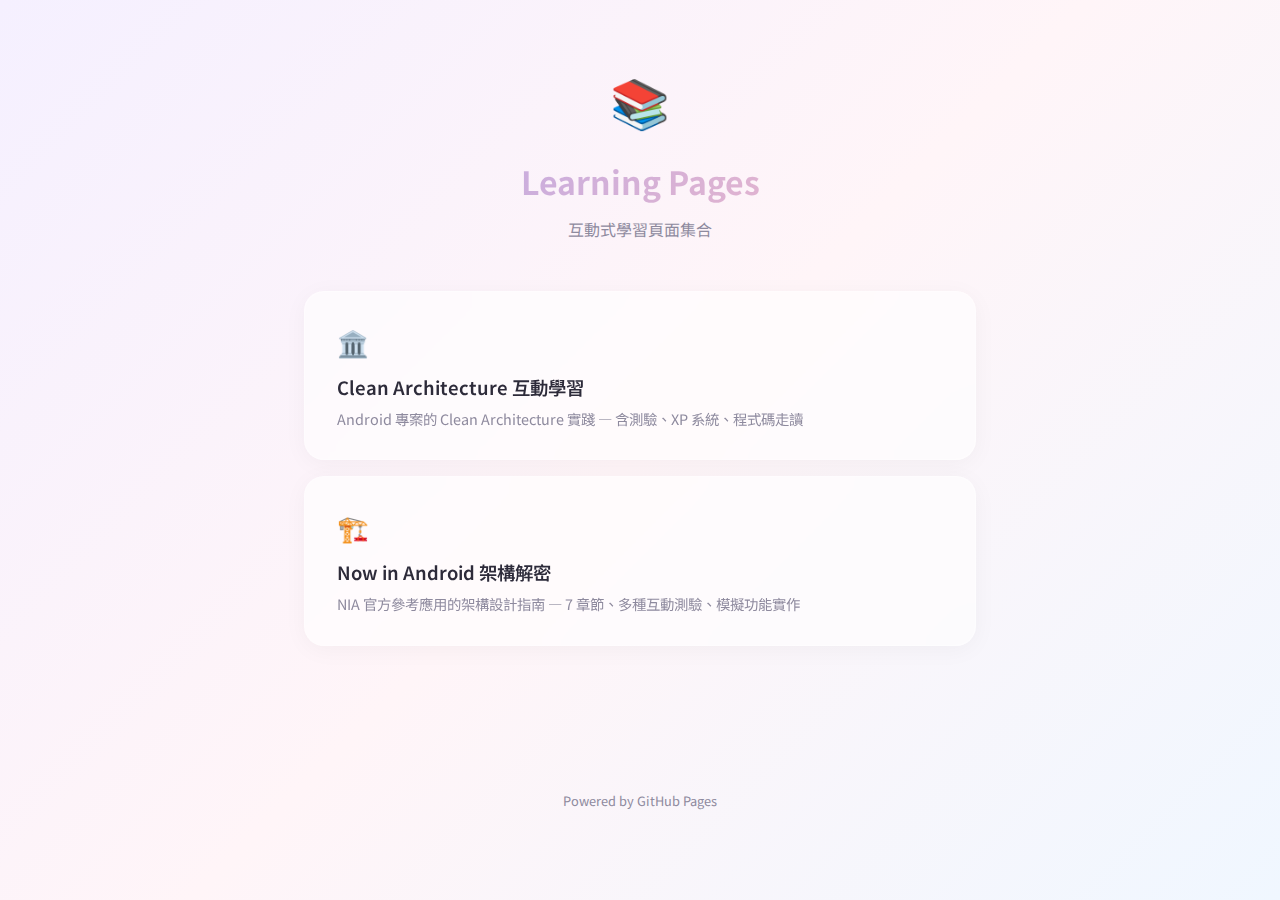
<file: index.html>
<!DOCTYPE html>
<html lang="zh-TW">
<head>
<meta charset="UTF-8">
<meta name="viewport" content="width=device-width, initial-scale=1.0">
<title>Learning Pages</title>
<link rel="preconnect" href="https://fonts.googleapis.com">
<link href="https://fonts.googleapis.com/css2?family=Noto+Sans+TC:wght@300;400;500;700&display=swap" rel="stylesheet">
<style>
:root {
  --bg: #FAFAF8;
  --lav: #B8A9E8;
  --pink: #F2B8C6;
  --blue: #A8C8E8;
  --mint: #B8E8D0;
  --txt: #2D2B3A;
  --txt2: #8E8A9E;
  --glass: rgba(255,255,255,0.6);
  --glass-b: rgba(255,255,255,0.3);
  --sh: 0 4px 24px rgba(0,0,0,0.04);
  --sh2: 0 8px 32px rgba(0,0,0,0.08);
  --r: 20px;
  --ease: all .3s cubic-bezier(.4,0,.2,1);
}
* { margin: 0; padding: 0; box-sizing: border-box; }
body {
  font-family: 'Noto Sans TC', sans-serif;
  background: linear-gradient(135deg, #f5f0ff 0%, #fff5f8 50%, #f0f7ff 100%);
  color: var(--txt);
  min-height: 100vh;
  line-height: 1.7;
}
.container {
  max-width: 720px;
  margin: 0 auto;
  padding: 60px 24px 80px;
}
.header {
  text-align: center;
  margin-bottom: 48px;
}
.header-icon {
  font-size: 3rem;
  margin-bottom: 12px;
}
.header h1 {
  font-size: 2rem;
  font-weight: 700;
  background: linear-gradient(135deg, var(--lav), var(--pink));
  -webkit-background-clip: text;
  -webkit-text-fill-color: transparent;
  margin-bottom: 8px;
}
.header p {
  font-size: 1rem;
  color: var(--txt2);
}
.card {
  display: block;
  background: var(--glass);
  backdrop-filter: blur(12px);
  border: 1px solid var(--glass-b);
  border-radius: var(--r);
  box-shadow: var(--sh);
  padding: 28px 32px;
  margin-bottom: 16px;
  text-decoration: none;
  color: var(--txt);
  transition: var(--ease);
}
.card:hover {
  transform: translateY(-2px);
  box-shadow: var(--sh2);
}
.card-icon {
  font-size: 1.6rem;
  margin-bottom: 8px;
}
.card-title {
  font-size: 1.15rem;
  font-weight: 600;
  margin-bottom: 4px;
}
.card-desc {
  font-size: 0.9rem;
  color: var(--txt2);
}
.footer {
  text-align: center;
  margin-top: 48px;
  font-size: 0.8rem;
  color: var(--txt2);
}

@media (max-width: 480px) {
  .container { padding: 40px 16px 60px; }
  .header h1 { font-size: 1.6rem; }
  .card { padding: 22px 20px; }
}
</style>
</head>
<body>
<div class="container">
  <div class="header">
    <div class="header-icon">📚</div>
    <h1>Learning Pages</h1>
    <p>互動式學習頁面集合</p>
  </div>

  <a class="card" href="clean-architecture.html">
    <div class="card-icon">🏛️</div>
    <div class="card-title">Clean Architecture 互動學習</div>
    <div class="card-desc">Android 專案的 Clean Architecture 實踐 — 含測驗、XP 系統、程式碼走讀</div>
  </a>

  <a class="card" href="nia-architecture.html">
    <div class="card-icon">🏗️</div>
    <div class="card-title">Now in Android 架構解密</div>
    <div class="card-desc">NIA 官方參考應用的架構設計指南 — 7 章節、多種互動測驗、模擬功能實作</div>
  </a>

  <!-- 新增學習頁面時，複製上方 card 區塊，修改 href、icon、title、desc 即可 -->

</div>
<div class="footer">Powered by GitHub Pages</div>
</body>
</html>
</file>
